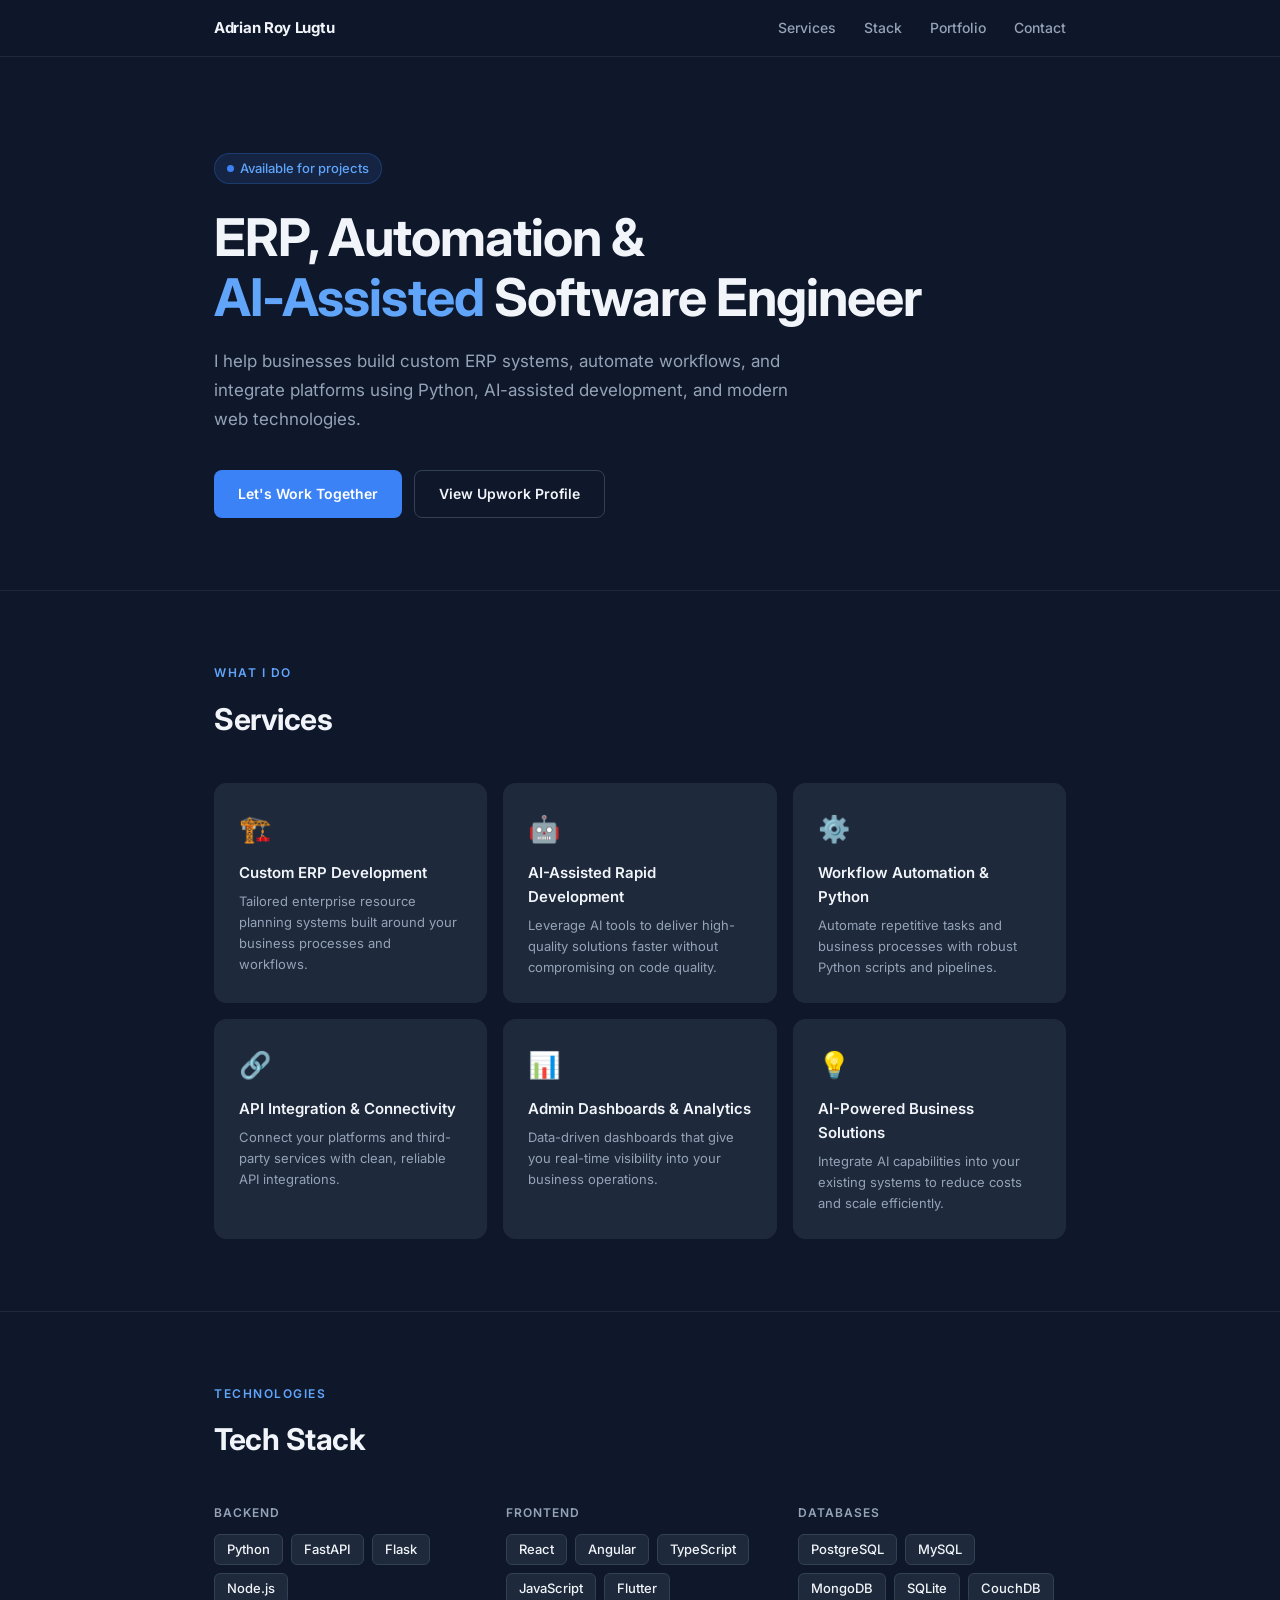
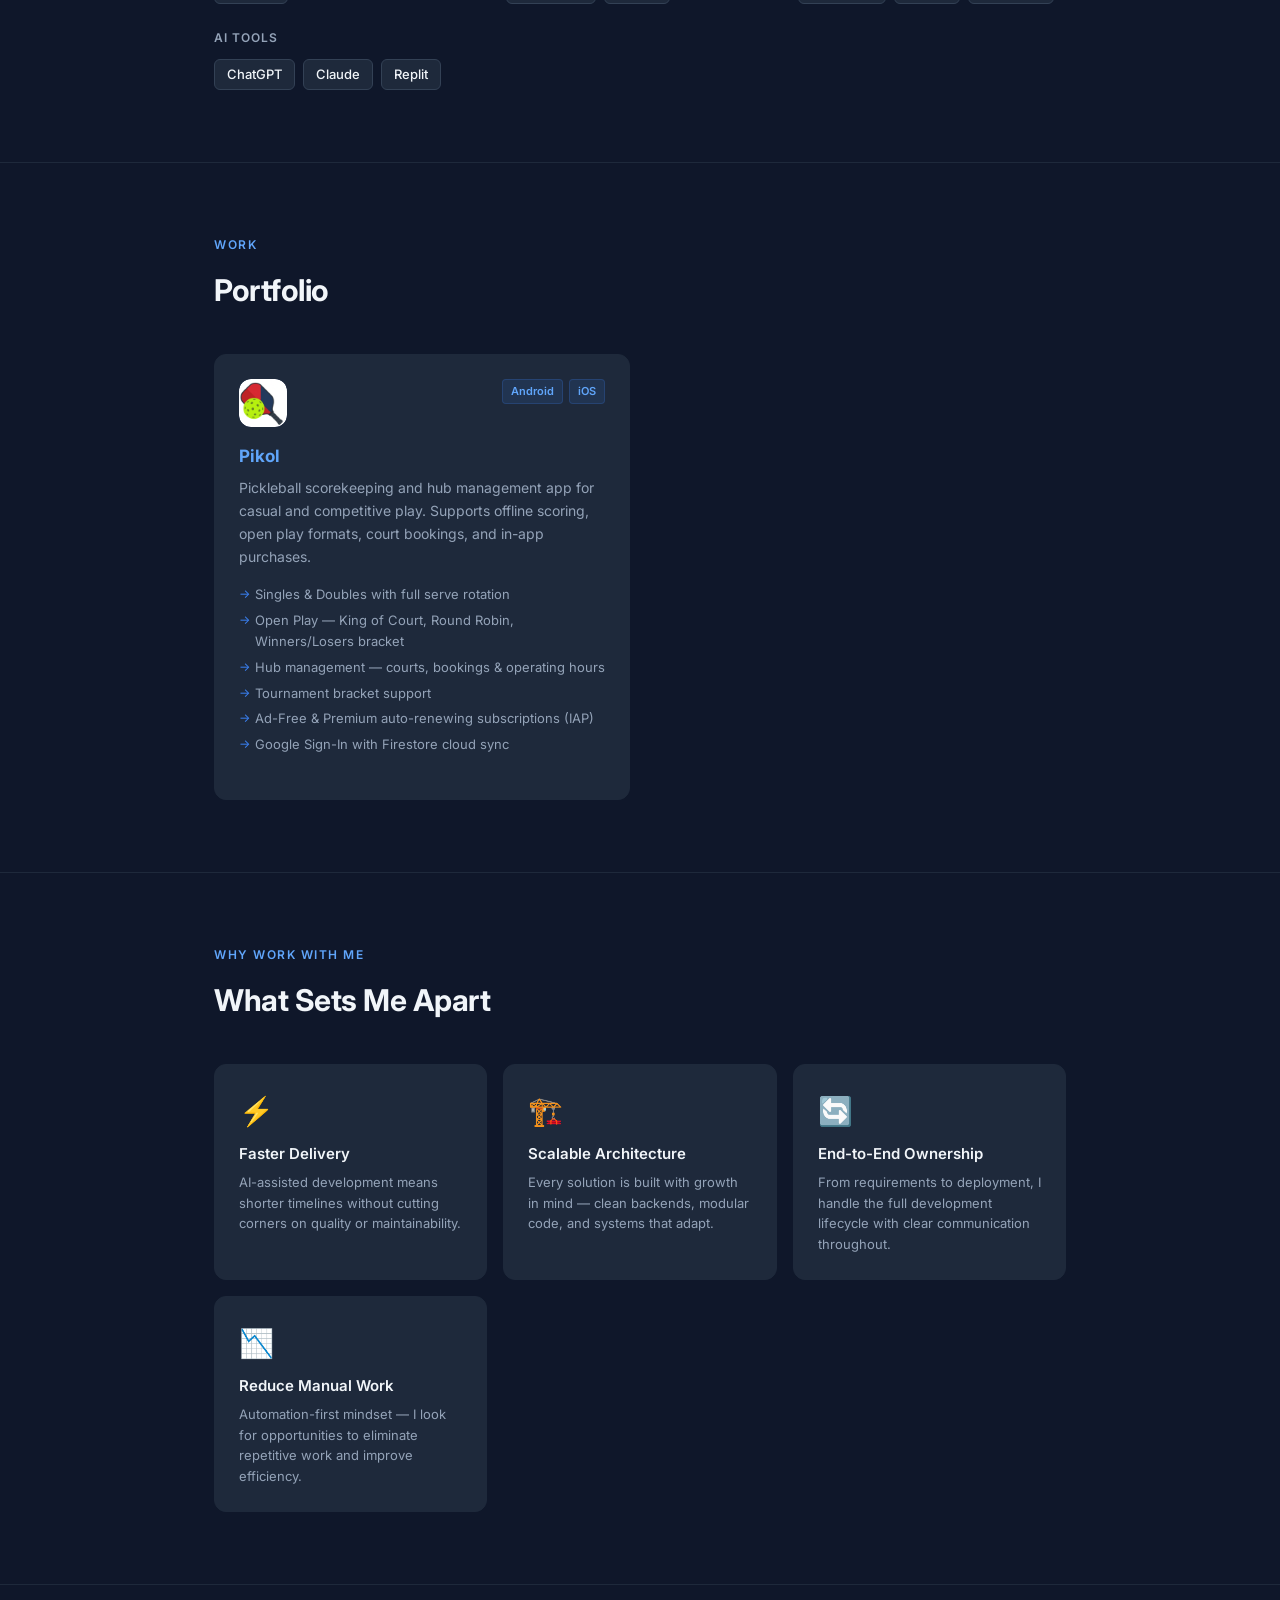
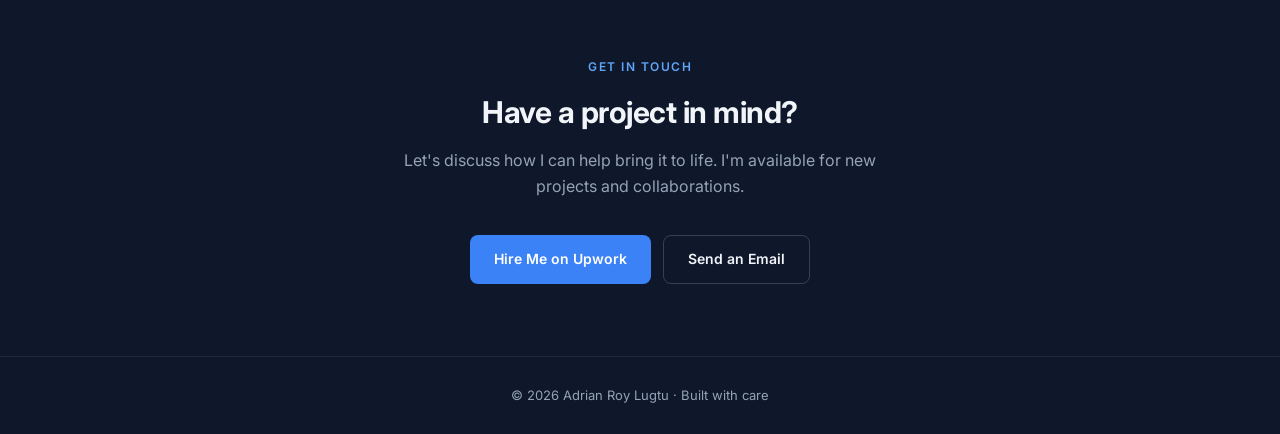
<file: index.html>
<!DOCTYPE html>
<html lang="en">
<head>
  <meta charset="UTF-8" />
  <meta name="viewport" content="width=device-width, initial-scale=1.0" />
  <meta name="google-site-verification" content="1sNvePrURhiB3-bmYfM8TQSRdcV1Rvkwj7T9Ug1Km-I" />
  <title>Adrian Roy Lugtu — ERP, Automation & AI Software Engineer</title>
  <link rel="preconnect" href="https://fonts.googleapis.com" />
  <link rel="preconnect" href="https://fonts.gstatic.com" crossorigin />
  <link href="https://fonts.googleapis.com/css2?family=Inter:wght@400;500;600;700&display=swap" rel="stylesheet" />
  <link rel="stylesheet" href="assets/css/style.css" />
  <link rel="icon" type="image/png" href="assets/img/favicon.ico" />
</head>
<body>

  <!-- Nav -->
  <nav>
    <div class="inner">
      <span class="logo">Adrian Roy Lugtu</span>
      <ul>
        <li><a href="#services">Services</a></li>
        <li><a href="#stack">Stack</a></li>
        <li><a href="#portfolio">Portfolio</a></li>
        <li><a href="#contact">Contact</a></li>
      </ul>
    </div>
  </nav>

  <!-- Hero -->
  <section id="hero">
    <div class="container">
      <div class="hero-badge">Available for projects</div>
      <h1>ERP, Automation &<br /><span>AI-Assisted</span> Software Engineer</h1>
      <p class="hero-desc">
        I help businesses build custom ERP systems, automate workflows, and integrate platforms
        using Python, AI-assisted development, and modern web technologies.
      </p>
      <div class="hero-cta">
        <a href="#contact" class="btn btn-primary">Let's Work Together</a>
        <a href="https://www.upwork.com/freelancers/adrianroyl" target="_blank" rel="noopener" class="btn btn-outline">View Upwork Profile</a>
      </div>
    </div>
  </section>

  <!-- Services -->
  <section id="services">
    <div class="container">
      <div class="section-label">What I Do</div>
      <h2>Services</h2>
      <div class="services-grid">
        <div class="service-card">
          <div class="service-icon">🏗️</div>
          <h3>Custom ERP Development</h3>
          <p>Tailored enterprise resource planning systems built around your business processes and workflows.</p>
        </div>
        <div class="service-card">
          <div class="service-icon">🤖</div>
          <h3>AI-Assisted Rapid Development</h3>
          <p>Leverage AI tools to deliver high-quality solutions faster without compromising on code quality.</p>
        </div>
        <div class="service-card">
          <div class="service-icon">⚙️</div>
          <h3>Workflow Automation & Python</h3>
          <p>Automate repetitive tasks and business processes with robust Python scripts and pipelines.</p>
        </div>
        <div class="service-card">
          <div class="service-icon">🔗</div>
          <h3>API Integration & Connectivity</h3>
          <p>Connect your platforms and third-party services with clean, reliable API integrations.</p>
        </div>
        <div class="service-card">
          <div class="service-icon">📊</div>
          <h3>Admin Dashboards & Analytics</h3>
          <p>Data-driven dashboards that give you real-time visibility into your business operations.</p>
        </div>
        <div class="service-card">
          <div class="service-icon">💡</div>
          <h3>AI-Powered Business Solutions</h3>
          <p>Integrate AI capabilities into your existing systems to reduce costs and scale efficiently.</p>
        </div>
      </div>
    </div>
  </section>

  <!-- Tech Stack -->
  <section id="stack">
    <div class="container">
      <div class="section-label">Technologies</div>
      <h2>Tech Stack</h2>
      <div class="stack-groups">
        <div class="stack-group">
          <h3>Backend</h3>
          <div class="tag-list">
            <span class="tag">Python</span>
            <span class="tag">FastAPI</span>
            <span class="tag">Flask</span>
            <span class="tag">Node.js</span>
          </div>
        </div>
        <div class="stack-group">
          <h3>Frontend</h3>
          <div class="tag-list">
            <span class="tag">React</span>
            <span class="tag">Angular</span>
            <span class="tag">TypeScript</span>
            <span class="tag">JavaScript</span>
            <span class="tag">Flutter</span>
          </div>
        </div>
        <div class="stack-group">
          <h3>Databases</h3>
          <div class="tag-list">
            <span class="tag">PostgreSQL</span>
            <span class="tag">MySQL</span>
            <span class="tag">MongoDB</span>
            <span class="tag">SQLite</span>
            <span class="tag">CouchDB</span>
          </div>
        </div>
        <div class="stack-group">
          <h3>AI Tools</h3>
          <div class="tag-list">
            <span class="tag">ChatGPT</span>
            <span class="tag">Claude</span>
            <span class="tag">Replit</span>
          </div>
        </div>
      </div>
    </div>
  </section>

  <!-- Portfolio -->
  <section id="portfolio">
    <div class="container">
      <div class="section-label">Work</div>
      <h2>Portfolio</h2>
      <div class="portfolio-grid">
        <div class="project-card">
          <div class="project-header">
            <div class="project-icon">
              <img src="assets/img/pikol-icon.png" alt="Pikol" />
            </div>
            <div class="project-platforms">
              <span class="platform-badge">Android</span>
              <span class="platform-badge">iOS</span>
            </div>
          </div>
          <div class="project-body">
            <h3>
              <a href="https://pikol-web.vercel.app/" target="_blank">Pikol</a>
            </h3>
            <p>Pickleball scorekeeping and hub management app for casual and competitive play. Supports offline scoring, open play formats, court bookings, and in-app purchases.</p>
            <ul class="project-features">
              <li>Singles &amp; Doubles with full serve rotation</li>
              <li>Open Play — King of Court, Round Robin, Winners/Losers bracket</li>
              <li>Hub management — courts, bookings &amp; operating hours</li>
              <li>Tournament bracket support</li>
              <li>Ad-Free &amp; Premium auto-renewing subscriptions (IAP)</li>
              <li>Google Sign-In with Firestore cloud sync</li>
            </ul>
          </div>
        </div>
      </div>
    </div>
  </section>

  <!-- Why Me -->
  <section id="why">
    <div class="container">
      <div class="section-label">Why Work With Me</div>
      <h2>What Sets Me Apart</h2>
      <div class="why-grid">
        <div class="why-card">
          <div class="num">⚡</div>
          <h3>Faster Delivery</h3>
          <p>AI-assisted development means shorter timelines without cutting corners on quality or maintainability.</p>
        </div>
        <div class="why-card">
          <div class="num">🏗️</div>
          <h3>Scalable Architecture</h3>
          <p>Every solution is built with growth in mind — clean backends, modular code, and systems that adapt.</p>
        </div>
        <div class="why-card">
          <div class="num">🔄</div>
          <h3>End-to-End Ownership</h3>
          <p>From requirements to deployment, I handle the full development lifecycle with clear communication throughout.</p>
        </div>
        <div class="why-card">
          <div class="num">📉</div>
          <h3>Reduce Manual Work</h3>
          <p>Automation-first mindset — I look for opportunities to eliminate repetitive work and improve efficiency.</p>
        </div>
      </div>
    </div>
  </section>

  <!-- Contact -->
  <section id="contact">
    <div class="container">
      <div class="section-label">Get In Touch</div>
      <h2>Have a project in mind?</h2>
      <p>Let's discuss how I can help bring it to life. I'm available for new projects and collaborations.</p>
      <div class="cta-row">
        <a href="https://www.upwork.com/freelancers/adrianroyl" target="_blank" rel="noopener" class="btn btn-primary">Hire Me on Upwork</a>
        <a href="mailto:driitechdev@gmail.com" class="btn btn-outline">Send an Email</a>
      </div>
    </div>
  </section>

  <!-- Footer -->
  <footer>
    <div class="container">
      <p>© 2026 Adrian Roy Lugtu · Built with care</p>
    </div>
  </footer>

</body>
</html>
</file>
<file: assets/css/style.css>
*, *::before, *::after { box-sizing: border-box; margin: 0; padding: 0; }

:root {
  --navy:   #0f172a;
  --navy2:  #1e293b;
  --navy3:  #334155;
  --accent: #3b82f6;
  --accent2:#60a5fa;
  --text:   #f1f5f9;
  --muted:  #94a3b8;
  --border: #1e293b;
  --card:   #1e293b;
  --radius: 12px;
}

html { scroll-behavior: smooth; }

body {
  font-family: 'Inter', sans-serif;
  background: var(--navy);
  color: var(--text);
  line-height: 1.6;
  -webkit-font-smoothing: antialiased;
}

a { color: var(--accent2); text-decoration: none; }
a:hover { text-decoration: underline; }

/* ── Layout ── */
.container {
  max-width: 900px;
  margin: 0 auto;
  padding: 0 24px;
}

section { padding: 72px 0; }
section + section { border-top: 1px solid var(--border); }

/* ── Nav ── */
nav {
  position: sticky;
  top: 0;
  z-index: 100;
  background: rgba(15, 23, 42, 0.9);
  backdrop-filter: blur(10px);
  border-bottom: 1px solid var(--border);
}

nav .inner {
  max-width: 900px;
  margin: 0 auto;
  padding: 0 24px;
  height: 56px;
  display: flex;
  align-items: center;
  justify-content: space-between;
}

nav .logo {
  font-weight: 700;
  font-size: 15px;
  color: var(--text);
  letter-spacing: -0.3px;
}

nav ul {
  list-style: none;
  display: flex;
  gap: 28px;
}

nav ul a {
  font-size: 14px;
  font-weight: 500;
  color: var(--muted);
  transition: color 0.2s;
}

nav ul a:hover { color: var(--text); text-decoration: none; }

/* ── Hero ── */
#hero {
  padding: 96px 0 72px;
  border-top: none;
}

.hero-badge {
  display: inline-flex;
  align-items: center;
  gap: 6px;
  background: rgba(59, 130, 246, 0.12);
  border: 1px solid rgba(59, 130, 246, 0.25);
  color: var(--accent2);
  font-size: 13px;
  font-weight: 500;
  padding: 4px 12px;
  border-radius: 999px;
  margin-bottom: 24px;
}

.hero-badge::before {
  content: '';
  width: 7px;
  height: 7px;
  background: var(--accent);
  border-radius: 50%;
}

h1 {
  font-size: clamp(32px, 6vw, 52px);
  font-weight: 700;
  line-height: 1.15;
  letter-spacing: -1px;
  margin-bottom: 20px;
}

h1 span { color: var(--accent2); }

.hero-desc {
  font-size: 17px;
  color: var(--muted);
  max-width: 600px;
  margin-bottom: 36px;
  line-height: 1.7;
}

.hero-cta {
  display: flex;
  gap: 12px;
  flex-wrap: wrap;
}

.btn {
  display: inline-flex;
  align-items: center;
  gap: 8px;
  padding: 12px 24px;
  border-radius: 8px;
  font-size: 14px;
  font-weight: 600;
  cursor: pointer;
  transition: opacity 0.2s, transform 0.15s;
}

.btn:hover { opacity: 0.85; transform: translateY(-1px); text-decoration: none; }

.btn-primary {
  background: var(--accent);
  color: #fff;
}

.btn-outline {
  background: transparent;
  color: var(--text);
  border: 1px solid var(--navy3);
}

/* ── Section headings ── */
.section-label {
  font-size: 12px;
  font-weight: 600;
  letter-spacing: 1.5px;
  text-transform: uppercase;
  color: var(--accent2);
  margin-bottom: 12px;
}

h2 {
  font-size: clamp(22px, 4vw, 30px);
  font-weight: 700;
  letter-spacing: -0.5px;
  margin-bottom: 40px;
}

/* ── Services grid ── */
.services-grid {
  display: grid;
  grid-template-columns: repeat(auto-fill, minmax(260px, 1fr));
  gap: 16px;
}

.service-card {
  background: var(--card);
  border: 1px solid var(--border);
  border-radius: var(--radius);
  padding: 24px;
  transition: border-color 0.2s;
}

.service-card:hover { border-color: var(--navy3); }

.service-icon {
  font-size: 26px;
  margin-bottom: 12px;
}

.service-card h3 {
  font-size: 15px;
  font-weight: 600;
  margin-bottom: 6px;
}

.service-card p {
  font-size: 13px;
  color: var(--muted);
  line-height: 1.6;
}

/* ── Tech stack ── */
.stack-groups {
  display: grid;
  grid-template-columns: repeat(auto-fill, minmax(200px, 1fr));
  gap: 24px;
}

.stack-group h3 {
  font-size: 12px;
  font-weight: 600;
  text-transform: uppercase;
  letter-spacing: 1px;
  color: var(--muted);
  margin-bottom: 12px;
}

.tag-list {
  display: flex;
  flex-wrap: wrap;
  gap: 8px;
}

.tag {
  background: var(--navy2);
  border: 1px solid var(--navy3);
  color: var(--text);
  font-size: 13px;
  font-weight: 500;
  padding: 4px 12px;
  border-radius: 6px;
}

/* ── Portfolio ── */
.portfolio-grid {
  display: grid;
  grid-template-columns: repeat(auto-fill, minmax(280px, 1fr));
  gap: 20px;
}

.project-card {
  background: var(--card);
  border: 1px solid var(--border);
  border-radius: var(--radius);
  overflow: hidden;
  transition: border-color 0.2s, transform 0.2s;
}

.project-card:hover {
  border-color: var(--navy3);
  transform: translateY(-2px);
}

.project-header {
  padding: 24px 24px 0;
  display: flex;
  align-items: flex-start;
  justify-content: space-between;
  gap: 12px;
}

.project-icon {
  width: 48px;
  height: 48px;
  border-radius: 12px;
  background: #1B2A4A;
  display: flex;
  align-items: center;
  justify-content: center;
  font-size: 24px;
  flex-shrink: 0;
  overflow: hidden;
}

.project-icon img {
  width: 100%;
  height: 100%;
  object-fit: cover;
  border-radius: 12px;
}

.project-platforms {
  display: flex;
  gap: 6px;
}

.platform-badge {
  font-size: 11px;
  font-weight: 600;
  padding: 3px 8px;
  border-radius: 4px;
  background: rgba(59, 130, 246, 0.12);
  color: var(--accent2);
  border: 1px solid rgba(59, 130, 246, 0.2);
}

.platform-badge.muted {
  background: rgba(100, 100, 100, 0.15);
  color: var(--muted);
  border-color: rgba(100, 100, 100, 0.2);
}

.project-body { padding: 16px 24px 24px; }

.project-body h3 {
  font-size: 17px;
  font-weight: 700;
  margin-bottom: 6px;
}

.project-body .tagline {
  font-size: 12px;
  font-weight: 500;
  color: var(--muted);
  margin-bottom: 10px;
  text-transform: uppercase;
  letter-spacing: 0.5px;
}

.project-body p {
  font-size: 14px;
  color: var(--muted);
  line-height: 1.65;
  margin-bottom: 16px;
}

.project-features {
  list-style: none;
  display: flex;
  flex-direction: column;
  gap: 5px;
  margin-bottom: 20px;
}

.project-features li {
  font-size: 13px;
  color: var(--muted);
  padding-left: 16px;
  position: relative;
}

.project-features li::before {
  content: '→';
  position: absolute;
  left: 0;
  color: var(--accent);
  font-size: 12px;
}

/* ── Why me ── */
.why-grid {
  display: grid;
  grid-template-columns: repeat(auto-fill, minmax(240px, 1fr));
  gap: 16px;
}

.why-card {
  background: var(--card);
  border: 1px solid var(--border);
  border-radius: var(--radius);
  padding: 24px;
}

.why-card .num {
  font-size: 28px;
  font-weight: 700;
  color: var(--accent2);
  margin-bottom: 8px;
}

.why-card h3 {
  font-size: 15px;
  font-weight: 600;
  margin-bottom: 6px;
}

.why-card p {
  font-size: 13px;
  color: var(--muted);
  line-height: 1.6;
}

/* ── Contact ── */
#contact { text-align: center; }

#contact h2 { margin-bottom: 12px; }

#contact p {
  font-size: 16px;
  color: var(--muted);
  max-width: 480px;
  margin: 0 auto 36px;
}

#contact .cta-row {
  display: flex;
  justify-content: center;
  gap: 12px;
  flex-wrap: wrap;
}

/* ── Footer ── */
footer {
  border-top: 1px solid var(--border);
  padding: 28px 0;
  text-align: center;
}

footer p {
  font-size: 13px;
  color: var(--muted);
}

/* ── Responsive ── */
@media (max-width: 600px) {
  nav ul { display: none; }
  .hero-cta { flex-direction: column; }
  #contact .cta-row { flex-direction: column; align-items: center; }
}
</file>
